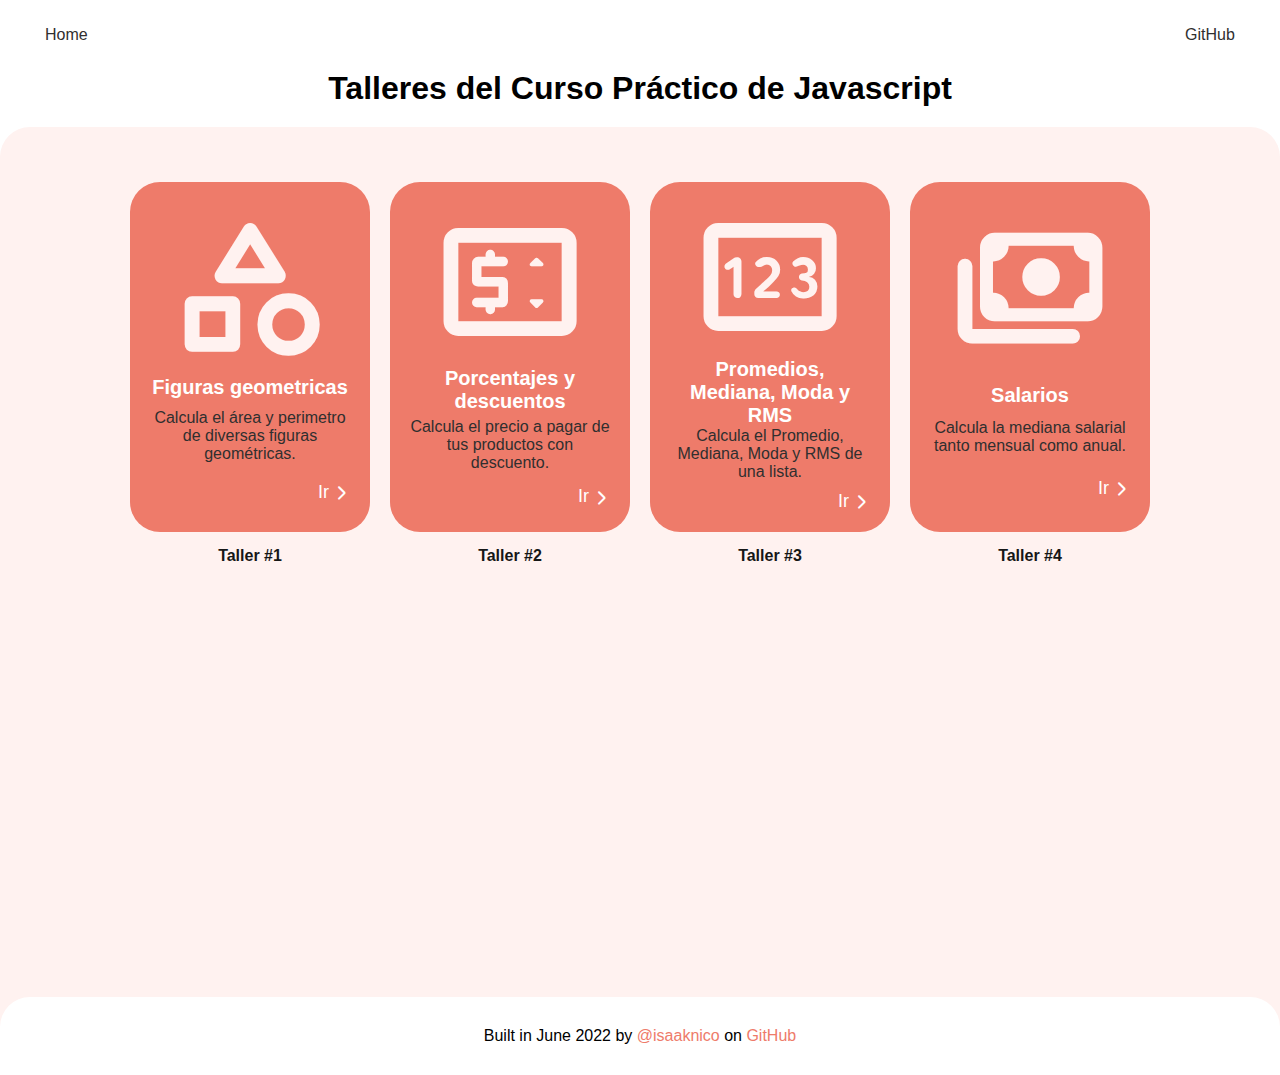
<file: index.html>
<!DOCTYPE html>
<html lang="en">
<head>
    <meta charset="UTF-8">
    <meta http-equiv="X-UA-Compatible" content="IE=edge">
    <meta name="viewport" content="width=device-width, initial-scale=1.0">
    <title>Home - Curso práctico de Javascript</title>
    <link rel="stylesheet" href="https://fonts.googleapis.com/css2?family=Material+Symbols+Rounded:opsz,wght,FILL,GRAD@20..48,100..700,0..1,-50..200" />
    <link rel="stylesheet" href="./assets/css/style.css">
    <link rel="stylesheet" href="./assets/css/mobile-large.css" media="(min-width: 640px)">
    <link rel="stylesheet" href="./assets/css/tablet.css" media="(min-width: 768px)">
    <link rel="stylesheet" href="./assets/css/laptop.css" media="(min-width: 1024px)">
</head>
<body>
    <header class="header">
        <nav class="nav">
            <a class="navbar__item" href="./index.html">Home</a>
            <ol class="navbar">
                <!--
                <li><a class="navbar__item" href="./figures.html">Taller #1</a></li>
                <li><a class="navbar__item" href="./discounts.html">Taller #2</a></li>
                <li><a class="navbar__item" href="./statistics.html">Taller #3</a></li>
                <li><a class="navbar__item" href="./salaries.html">Taller #4</a></li> -->
                <li><a class="navbar__item" href="https://github.com/isaaknico" target="_blank">GitHub</a></li>
            </ol>
        </nav>
        <h1>Talleres del Curso Práctico de Javascript</h1>
    </header>

    <section class="section-half">
        <div class="section-half__container">
        </div>
    </section>

    <section class="section">
        <div class="carousel">
            <a class="carousel__item" href="./figures.html" >
                <div class="card">
                        <span class="card__figure-icon material-symbols-rounded">
                            category
                        </span>
                        <h2 class="card__title">Figuras geometricas</h2>
                        <p class="card__text">Calcula el área y perimetro de diversas figuras geométricas.</p>
                        
                        <span class="card__footer">
                            <div></div>
                            <div>
                                Ir
                                <span class="card__icon material-symbols-rounded">
                                    arrow_forward_ios
                                </span>
                            </div>
                        </span>
                </div>
                <span class="item__title">Taller #1</span>
            </a>

            <a class="carousel__item" href="./discounts.html" >
                <div class="card">
                        <span class="card__figure-icon material-symbols-rounded">
                            price_change
                        </span>
                        <h2 class="card__title">Porcentajes y descuentos</h2>
                        <p class="card__text">Calcula el precio a pagar de tus productos con descuento.</p>
                        
                        <span class="card__footer">
                            <div></div>
                            <div>
                                Ir
                                <span class="card__icon material-symbols-rounded">
                                    arrow_forward_ios
                                </span>
                            </div>
                        </span>
                </div>
                <span class="item__title">Taller #2</span>
            </a>

            <a class="carousel__item" href="./statistics.html" >
                <div class="card">
                        <span class="card__figure-icon material-symbols-rounded">
                            pin
                        </span>
                        <h2 class="card__title">Promedios, Mediana, Moda y RMS</h2>
                        <p class="card__text">Calcula el Promedio, Mediana, Moda y RMS de una lista.</p>
                        
                        <span class="card__footer">
                            <div></div>
                            <div>
                                Ir
                                <span class="card__icon material-symbols-rounded">
                                    arrow_forward_ios
                                </span>
                            </div>
                        </span>
                </div>
                <span class="item__title">Taller #3</span>
            </a>

            <a class="carousel__item" href="./salaries.html" >
                <div class="card">
                        <span class="card__figure-icon material-symbols-rounded">
                            payments
                        </span>
                        <h2 class="card__title">Salarios</h2>
                        <p class="card__text">Calcula la mediana salarial tanto mensual como anual.</p>
                        
                        <span class="card__footer">
                            <div></div>
                            <div>
                                Ir
                                <span class="card__icon material-symbols-rounded">
                                    arrow_forward_ios
                                </span>
                            </div>
                        </span>
                </div>
                <span class="item__title">Taller #4</span>
            </a>
        </div>
    </section>

    <footer class="footer">
        <div class="footer__container">
            <p>Built in June 2022 by <a href="https://github.com/isaaknico">@isaaknico</a> on <a href="https://github.com/isaaknico/practical-js-course">GitHub</a></p>

        </div>
    </footer>
</body>
</html>
</file>
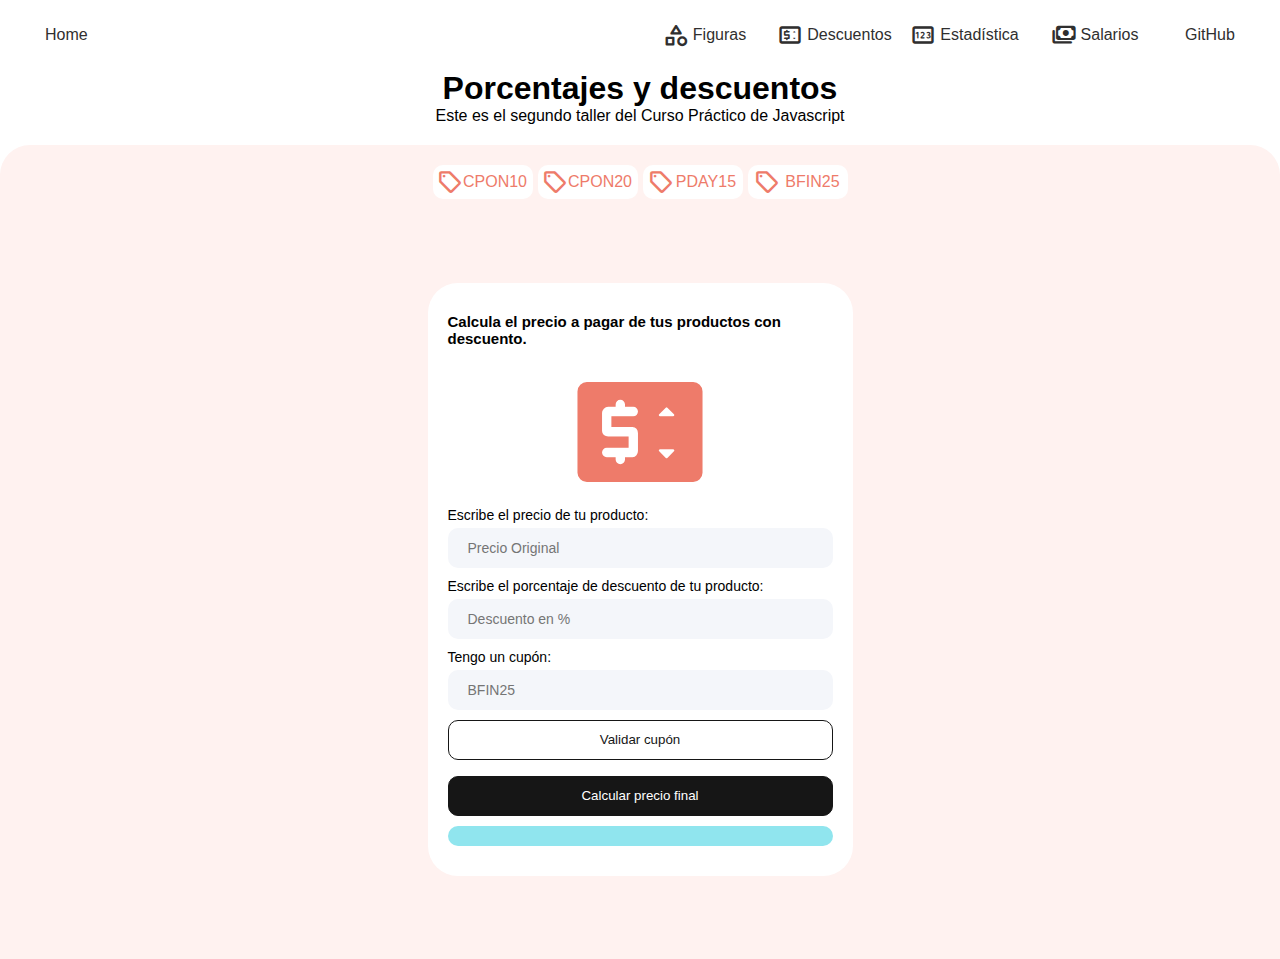
<file: discounts.html>
<!DOCTYPE html>
<html lang="en">
<head>
    <meta charset="UTF-8">
    <meta http-equiv="X-UA-Compatible" content="IE=edge">
    <meta name="viewport" content="width=device-width, initial-scale=1.0">
    <title>Porcentajes y descuentos</title>
    <link rel="stylesheet" href="https://fonts.googleapis.com/css2?family=Material+Symbols+Rounded:opsz,wght,FILL,GRAD@20..48,100..700,0..1,-50..200" />
    <link rel="stylesheet" href="./assets/css/style.css">
    <link rel="stylesheet" href="./assets/css/mobile-large.css" media="(min-width: 640px)">
    <link rel="stylesheet" href="./assets/css/tablet.css" media="(min-width: 768px)">
    <link rel="stylesheet" href="./assets/css/laptop.css" media="(min-width: 1024px)">
</head>
<body>
    <header class="header">
        <nav class="nav">
            <a class="navbar__item" href="./index.html">Home</a>
            <ol class="navbar">
                <li>
                    <a class="navbar__item navbar__item--desk" href="./figures.html">
                        <span class=" material-symbols-rounded">category</span>
                        Figuras
                    </a>
                </li>
                <li>
                    <a class="navbar__item navbar__item--desk" href="./discounts.html">
                        <span class=" material-symbols-rounded">price_change</span>
                        Descuentos
                    </a>
                </li>
                <li>
                    <a class="navbar__item navbar__item--desk" href="./statistics.html">
                        <span class=" material-symbols-rounded">pin</span>
                        Estadística
                    </a>
                </li>
                <li>
                    <a class="navbar__item navbar__item--desk" href="./salaries.html">
                        <span class=" material-symbols-rounded">payments</span>
                        Salarios
                    </a>
                </li>
                <li>
                    <a class="navbar__item" href="https://github.com/isaaknico" target="_blank">GitHub</a>
                </li>
            </ol>
        </nav>
        <h1>Porcentajes y descuentos</h1>
        <p>Este es el segundo taller del Curso Práctico de Javascript</p>
    </header>

    <section class="section-half">
        <div class="section-half__container">
            <div class="tabs-container">
                <div class="coupon">
                    <span class="material-symbols-rounded">
                        sell
                    </span>
                    <span>CPON10</span>
                </div>
                <div class="coupon">
                    <span class="material-symbols-rounded">
                        sell
                    </span>
                    <span>CPON20</span>
                </div>
                <div class="coupon">
                    <span class="material-symbols-rounded">
                        sell
                    </span>
                    <span>PDAY15</span>
                </div>
                <div class="coupon">
                    <span class="material-symbols-rounded">
                        sell
                    </span>
                    <span>BFIN25</span>
                </div>
            </div>
        </div>
    </section>

    <section class="section">
        <div class="section__container">
            <h2 class="section__title">Calcula el precio a pagar de tus productos con descuento.</h2>
            <span class="material-symbols-rounded material-symbols-rounded--fill figure-icon">
                price_change
            </span>
            
            <form action="">
                <label class="label-input"  for="InputPrice">Escribe el precio de tu producto:</label>
                <input class="input" id="InputPrice" type="number" placeholder="Precio Original">

                <label class="label-input"  for="InputDiscount">Escribe el porcentaje de descuento de tu producto:</label>
                <input class="input" id="InputDiscount" type="number" placeholder="Descuento en %">

                <label class="label-input" for="InputCoupon"> Tengo un cupón:</label>
                <input class="input" id="InputCoupon" type="text" placeholder="BFIN25">
                    
                <button class="button button--outline" type="button" onclick="onClickButtonValidateCoupon()">Validar cupón</button>
                <p class="message-coupon" id="PMessage"></p>
                
                <button class="button" type="button" onclick="onClickButtonPriceDiscount()">Calcular precio final</button>
                <p class="result-container"  id="PResult"></p>
            </form>
        </div>
    </section>
    
    <script src="./discounts.js"></script>
</body>
</html>
</file>
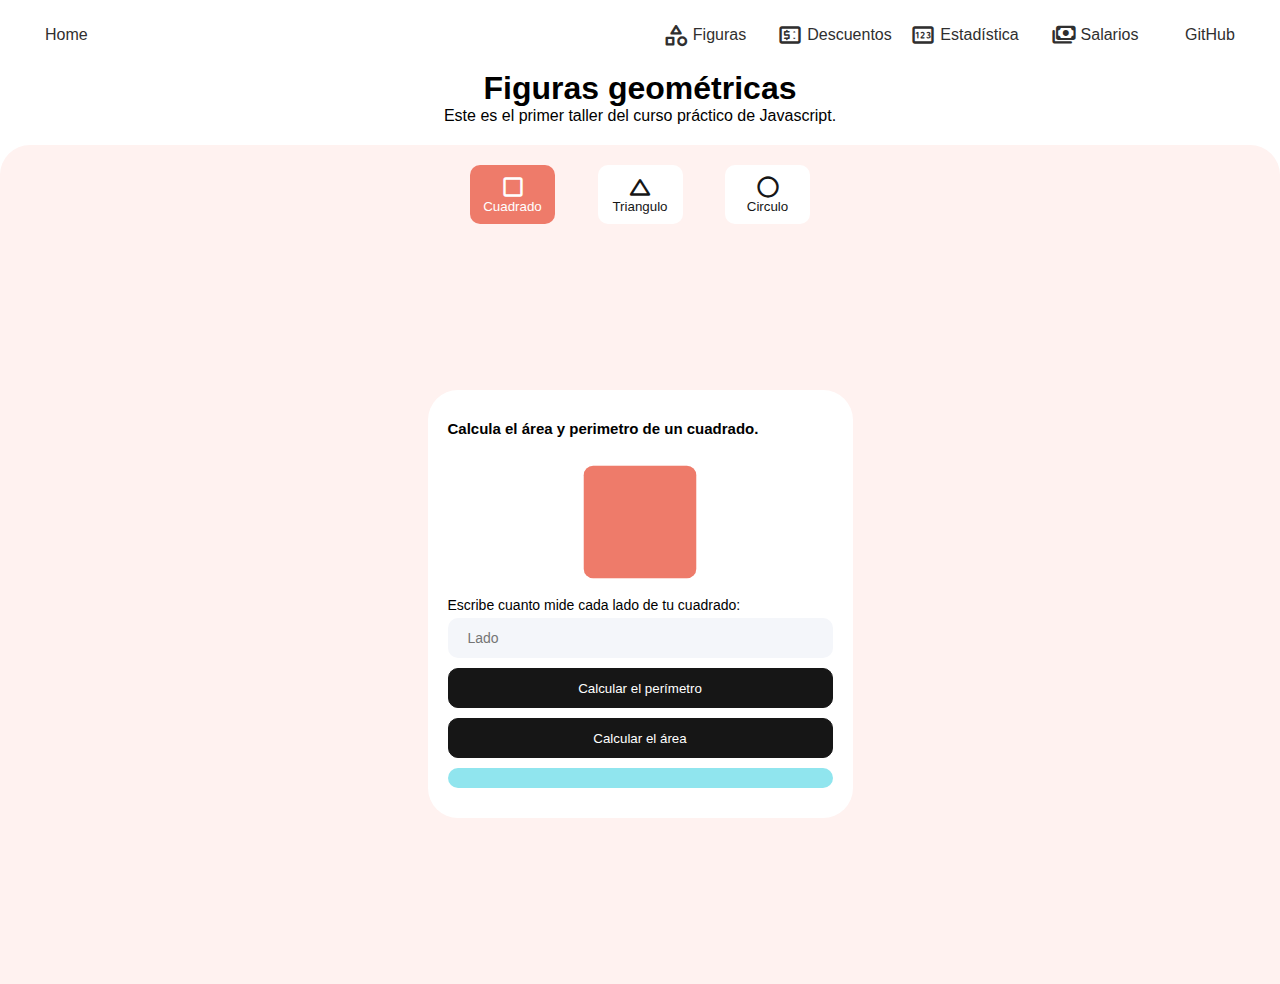
<file: figures.html>
<!DOCTYPE html>
<html lang="en">
<head>
    <meta charset="UTF-8">
    <meta http-equiv="X-UA-Compatible" content="IE=edge">
    <meta name="viewport" content="width=device-width, initial-scale=1.0">
    <title>Figuras geométricas</title>
    <link rel="stylesheet" href="https://fonts.googleapis.com/css2?family=Material+Symbols+Rounded:opsz,wght,FILL,GRAD@20..48,100..700,0..1,-50..200" />
    <link rel="stylesheet" href="./assets/css/style.css">
    <link rel="stylesheet" href="./assets/css/mobile-large.css" media="(min-width: 640px)">
    <link rel="stylesheet" href="./assets/css/tablet.css" media="(min-width: 768px)">
    <link rel="stylesheet" href="./assets/css/laptop.css" media="(min-width: 1024px)">
</head>
<body>
    <header class="header">
        <nav class="nav">
            <a class="navbar__item" href="./index.html">Home</a>
            <ol class="navbar">
                <li>
                    <a class="navbar__item navbar__item--desk" href="./figures.html">
                        <span class=" material-symbols-rounded">category</span>
                        Figuras
                    </a>
                </li>
                <li>
                    <a class="navbar__item navbar__item--desk" href="./discounts.html">
                        <span class=" material-symbols-rounded">price_change</span>
                        Descuentos
                    </a>
                </li>
                <li>
                    <a class="navbar__item navbar__item--desk" href="./statistics.html">
                        <span class=" material-symbols-rounded">pin</span>
                        Estadística
                    </a>
                </li>
                <li>
                    <a class="navbar__item navbar__item--desk" href="./salaries.html">
                        <span class=" material-symbols-rounded">payments</span>
                        Salarios
                    </a>
                </li>
                <li>
                    <a class="navbar__item" href="https://github.com/isaaknico" target="_blank">GitHub</a>
                </li>
            </ol>
        </nav>
        <h1>Figuras geométricas</h1>
        <p>Este es el primer taller del curso práctico de Javascript.</p>
    </header>

    <section class="section-half">
        <div class="section-half__container">
            <div class="tabs-container">
                <button class="tab active" onclick="showSquare()" id="tab-square">
                    <span class="material-symbols-rounded">
                        square
                    </span>
                    <span>Cuadrado</span>
                </button>
                <button class="tab" onclick="showTriangle()" id="tab-triangle">
                    <span class="material-symbols-rounded">
                        change_history
                    </span>
                    <span>Triangulo</span>
                </button>
                <button class="tab" onclick="showCircle()" id="tab-circle">
                    <span class="material-symbols-rounded">
                        circle
                    </span>
                    <span>Circulo</span>
                </button>
            </div>
        </div>
    </section>

    <section class="section" id="content-square">
        <div class="section__container">
            <h2 class="section__title">Calcula el área y perimetro de un cuadrado.</h2>
            <span class="material-symbols-rounded material-symbols-rounded--fill figure-icon">
                square
            </span>
            <form action="">
                <label class="label-input" for="InputCuadrado">
                    Escribe cuanto mide cada lado de tu cuadrado:
                </label>
                <input class="input" placeholder="Lado" type="number" id="InputCuadrado">

                <button class="button" type="button" onclick="calcularPerimetroCuadrado()">Calcular el perímetro</button>
                <button class="button" type="button" onclick="calcularAreaCuadrado()">Calcular el área</button>
            
                <div class="result-container" id="resultado"></div>
            </form>
        </div>
    </section>

    <section class="section hidde" id="content-triangle">
        <div class="section__container">
            <h2 class="section__title">Calcula el área y perímetro de un triángulo.</h2>
            <span class="material-symbols-rounded material-symbols-rounded--fill figure-icon">
                change_history
            </span>
            <form action="">
                <label class="label-input" for="InputBaseTriangulo">
                    Escribe cuanto mide la base de tu triángulo
                </label>
                <input class="input" placeholder="Base" type="number" id="InputBaseTriangulo">

                <label class="label-input" for="InputLado1Triangulo">
                    Escribe cuanto mide el lado 1 de tu triángulo
                </label>
                <input class="input" placeholder="Lado1" type="number" id="InputLado1Triangulo">

                <label class="label-input" for="InputLado2Triangulo">
                    Escribe cuanto mide el lado 2 de tu triángulo
                </label>
                <input class="input" placeholder="Lado2" type="number" id="InputLado2Triangulo">

                <button class="button" type="button" onclick="calcularPerimetroTriangulo()">Calcular el perímetro</button>
                <button class="button" type="button" onclick="calcularAlturaTriangulo()">Calcular la altura</button>

                <div class="result-container" id="resultadoTriangulo"></div>

                <label class="label-input" for="InputAlturaTriangulo">
                    Escribe cuanto mide la altura de tu triángulo
                </label>
                <input class="input" placeholder="Altura" type="number" id="InputAlturaTriangulo">
                
                <button class="button" type="button" onclick="calcularAreaTriangulo()">Calcular el área</button>

                <div class="result-container" id="resultadoTrianguloArea"></div>
            </form>
        </div>
    </section>

    <section class="section hidde" id="content-circle">
        <div class="section__container">
            <h2 class="section__title">Calcula el diametro, área y perímetro de un circulo.</h2>
            <span class="material-symbols-rounded material-symbols-rounded--fill figure-icon">
                circle
            </span>
            <form action="">
                <label class="label-input" for="InputRadioCirculo">
                    Escribe cuanto mide el radio de tu circulo
                </label>
                <input class="input" placeholder="Altura" type="number" id="InputRadioCirculo">

                <button class="button" type="button" onclick="calcularDiametroCirculo()">Calcular diametro</button>
                <button class="button" type="button" onclick="calcularPerimetroCirculo()">Calcular perímetro</button>
                <button class="button" type="button" onclick="calcularAreaCirculo()">Calcular área</button>

                <div class="result-container" id="resultadoCirculo"></div>
            </form>
        </div>
    </section>
    
    <script src="./figures.js"></script>
</body>
</html>
</file>
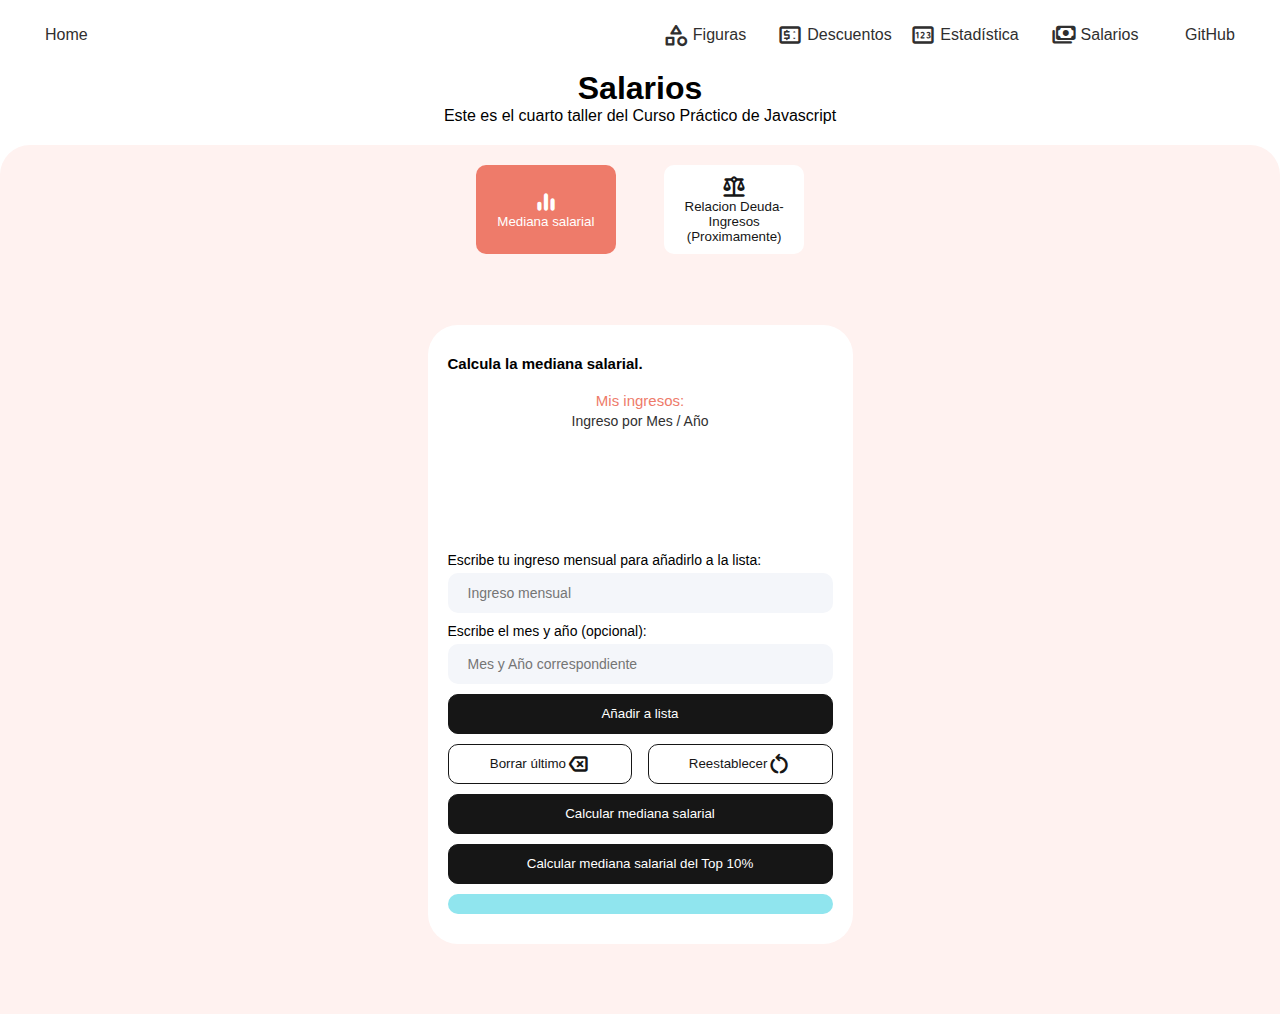
<file: salaries.html>
<!DOCTYPE html>
<html lang="en">
<head>
    <meta charset="UTF-8">
    <meta http-equiv="X-UA-Compatible" content="IE=edge">
    <meta name="viewport" content="width=device-width, initial-scale=1.0">
    <title>Salarios</title>
    <link rel="stylesheet" href="https://fonts.googleapis.com/css2?family=Material+Symbols+Rounded:opsz,wght,FILL,GRAD@20..48,100..700,0..1,-50..200" />
    <link rel="stylesheet" href="./assets/css/style.css">
    <link rel="stylesheet" href="./assets/css/mobile-large.css" media="(min-width: 640px)">
    <link rel="stylesheet" href="./assets/css/tablet.css" media="(min-width: 768px)">
    <link rel="stylesheet" href="./assets/css/laptop.css" media="(min-width: 1024px)">
</head>
<body>
    <header class="header">
        <nav class="nav">
            <a class="navbar__item" href="./index.html">Home</a>
            <ol class="navbar">
                <li>
                    <a class="navbar__item navbar__item--desk" href="./figures.html">
                        <span class=" material-symbols-rounded">category</span>
                        Figuras
                    </a>
                </li>
                <li>
                    <a class="navbar__item navbar__item--desk" href="./discounts.html">
                        <span class=" material-symbols-rounded">price_change</span>
                        Descuentos
                    </a>
                </li>
                <li>
                    <a class="navbar__item navbar__item--desk" href="./statistics.html">
                        <span class=" material-symbols-rounded">pin</span>
                        Estadística
                    </a>
                </li>
                <li>
                    <a class="navbar__item navbar__item--desk" href="./salaries.html">
                        <span class=" material-symbols-rounded">payments</span>
                        Salarios
                    </a>
                </li>
                <li>
                    <a class="navbar__item" href="https://github.com/isaaknico" target="_blank">GitHub</a>
                </li>
            </ol>
        </nav>
        <h1>Salarios</h1>
        <p>Este es el cuarto taller del Curso Práctico de Javascript</p>
    </header>

    <section class="section-half">
        <div class="section-half__container">
            <div class="tabs-container">
                <button class="tab tab--large active" onclick="showMedianSalary()" id="tab_median-salary">
                    <span class="material-symbols-rounded">
                        equalizer
                    </span>
                    <span>Mediana salarial</span>
                </button>
                <button class="tab tab--large" onclick="showRelationDE()" id="tab_relation-de">
                    <span class="material-symbols-rounded">
                        balance
                    </span>
                    <span>Relacion Deuda-Ingresos (Proximamente)</span>
                </button>
            </div>
        </div>
    </section>

    <section class="section" id="content_median-salary">
        <div class="section__container">
            <h2 class="section__title">Calcula la mediana salarial.</h2>
            
            <div class="section--list">
                <div class="list__container">
                    <span class="list__title">Mis ingresos:</span>
                    <span class="list__subtitle">Ingreso por Mes / Año</span>
                    <ul class="list-weighted-mean" id="ul_result-median-salary">
                        <!--
                        <li class="list-weighted-mean__item">
                            <span class="list-weighted-mean__sub-item list-weighted-mean__sub-item--left">10</span>
                            <span class="list-weighted-mean__sub-item list-weighted-mean__sub-item--right">2</span>
                        </li>
                        <li class="list-weighted-mean__item">
                            <span class="list-weighted-mean__sub-item list-weighted-mean__sub-item--left">7</span>
                            <span class="list-weighted-mean__sub-item list-weighted-mean__sub-item--right">2</span>
                        </li>  -->
                    </ul>
                </div>
            </div>

            <form action="" id="form_median-salary">
                <label class="label-input" for="input_entry">Escribe tu ingreso mensual para añadirlo a la lista:</label>
                <input class="input" type="number" id="input_entry" placeholder="Ingreso mensual">

                <label class="label-input" for="input-date">Escribe el mes y año (opcional):</label>
                <input class="input" type="text" id="input-date" placeholder="Mes y Año correspondiente">

                <button class="button" onclick="onClickButtonAddElemMS()" type="button">Añadir a lista</button>
                
                <div class="list__buttons">
                    <button class="button button--outline" onclick="onClickButtonDeleteLastElem(salaryData)" type="button">Borrar último <span class="material-symbols-rounded">backspace</span></button>
                    <button class="button button--outline" onclick="onClickButtonRestartList(salaryData)"type="button">Reestablecer <span class="material-symbols-rounded">restart_alt </span></button>
                </div>

                <button class="button" onclick="onClickButtonCalculateMedianSalary()" type="button">Calcular mediana salarial</button>

                <button class="button" onclick="onClickButtonCalculateMedianSalaryTop10()" type="button">Calcular mediana salarial del Top 10%</button>

                <p class="result-container" id="p_result"></p>
            </form>

        </div>
    </section>

    <section class="section hidde" id="content_relation-de">
        <div class="section__container">
            <h2 class="sectionr__title">Calcula el Promedio ponderado de una lista.</h2>
            
            <div class="section--list">
                <div class="list__container">
                    <span class="list__title">Mi lista:</span>
                    <span class="list__subtitle">Valor - Peso</span>
                    <ul class="list-weighted-mean" id="UlResultWeightedMean">
                        <!--
                        <li class="list-weighted-mean__item">
                            <span class="list-weighted-mean__sub-item list-weighted-mean__sub-item--left">10</span>
                            <span class="list-weighted-mean__sub-item list-weighted-mean__sub-item--right">2</span>
                        </li>
                        <li class="list-weighted-mean__item">
                            <span class="list-weighted-mean__sub-item list-weighted-mean__sub-item--left">7</span>
                            <span class="list-weighted-mean__sub-item list-weighted-mean__sub-item--right">2</span>
                        </li>  -->
                    </ul>
                </div>
            </div>

            <form action="" id="form_relation-re">
                <label class="label-input" for="input_entr">
                    Escribe tus ingresos para añadirlo a la lista:
                </label>
                <input class="input" type="number" id="input_entr" placeholder="42">

                <label for="InputWeight" class="label-input">
                    Escribe su peso(ponderación):
                </label>
                <input class="input" type="number" id="InputWeight" placeholder="2">

                <button class="button" onclick="onClickButtonAddElemWM()" type="button">Añadir a lista</button>
                
                <div class="list__buttons">
                    <button class="button button--outline" onclick="onClickButtonDeleteLastElem(notes)" type="button">Borrar último <span class="material-symbols-rounded">backspace</span></button>
                    <button class="button button--outline" onclick="onClickButtonRestartList(notes)"type="button">Reestablecer <span class="material-symbols-rounded">restart_alt </span></button>
                </div>

                <button class="button" onclick="onClickButtonCalculateWeightedMean()" type="button">Calcular</button>

                <div class="result-container" id="PResultWM"></div>
            </form>

        </div>
    </section>
    
    <script src="./salaries.js"></script>
    <script src="./analysis.js"></script>
</body>
</html>
</file>
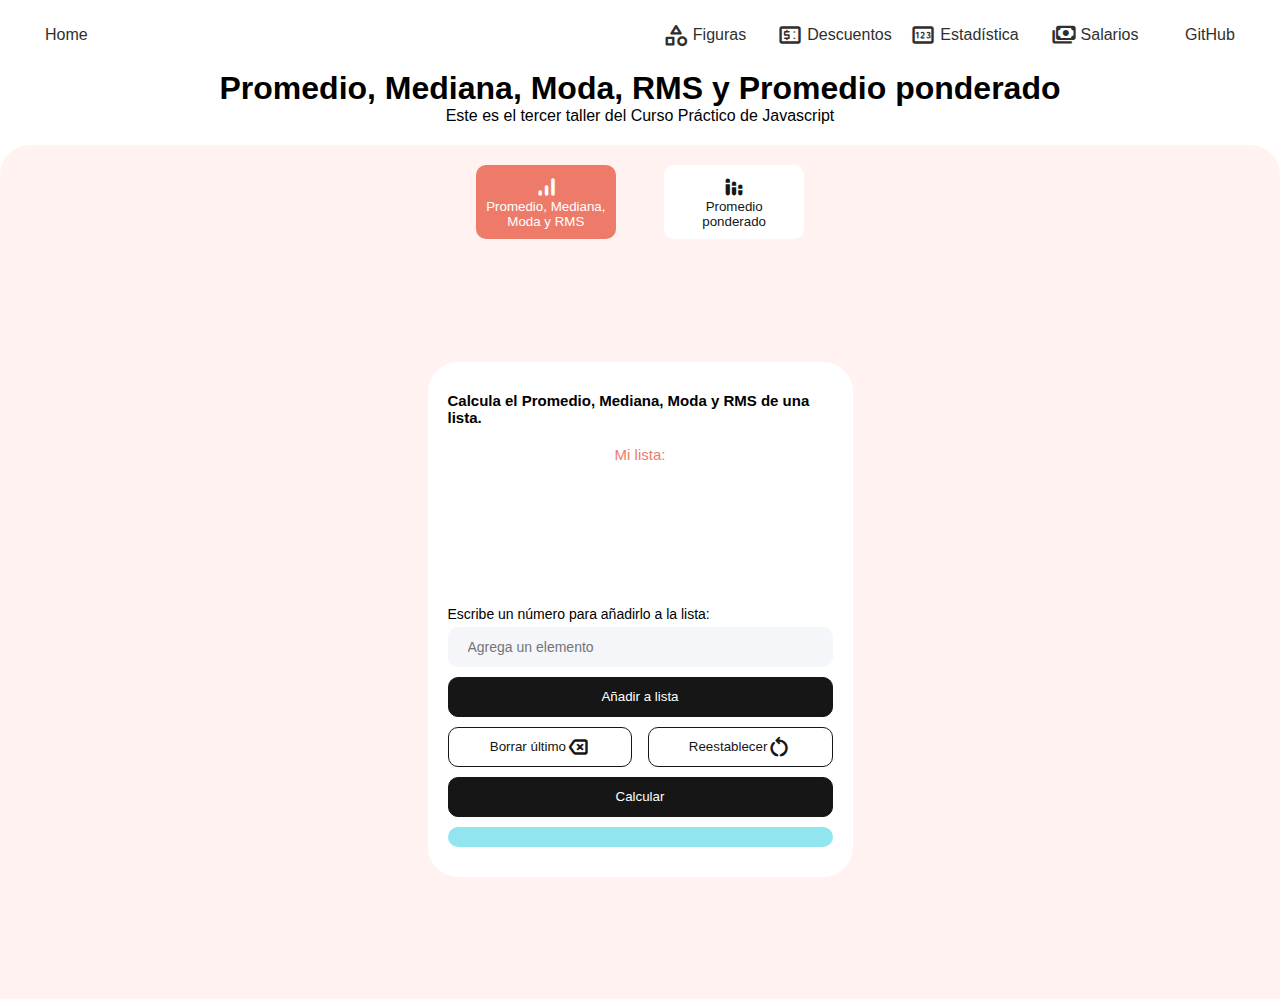
<file: statistics.html>
<!DOCTYPE html>
<html lang="en">
<head>
    <meta charset="UTF-8">
    <meta http-equiv="X-UA-Compatible" content="IE=edge">
    <meta name="viewport" content="width=device-width, initial-scale=1.0">
    <title>Promedio, Mediana, Moda y RMS</title>
    <link rel="stylesheet" href="https://fonts.googleapis.com/css2?family=Material+Symbols+Rounded:opsz,wght,FILL,GRAD@20..48,100..700,0..1,-50..200" />
    <link rel="stylesheet" href="./assets/css/style.css">
    <link rel="stylesheet" href="./assets/css/mobile-large.css" media="(min-width: 640px)">
    <link rel="stylesheet" href="./assets/css/tablet.css" media="(min-width: 768px)">
    <link rel="stylesheet" href="./assets/css/laptop.css" media="(min-width: 1024px)">
</head>
<body>
    <header class="header">
        <nav class="nav">
            <a class="navbar__item" href="./index.html">Home</a>
            <ol class="navbar">
                <li>
                    <a class="navbar__item navbar__item--desk" href="./figures.html">
                        <span class=" material-symbols-rounded">category</span>
                        Figuras
                    </a>
                </li>
                <li>
                    <a class="navbar__item navbar__item--desk" href="./discounts.html">
                        <span class=" material-symbols-rounded">price_change</span>
                        Descuentos
                    </a>
                </li>
                <li>
                    <a class="navbar__item navbar__item--desk" href="./statistics.html">
                        <span class=" material-symbols-rounded">pin</span>
                        Estadística
                    </a>
                </li>
                <li>
                    <a class="navbar__item navbar__item--desk" href="./salaries.html">
                        <span class=" material-symbols-rounded">payments</span>
                        Salarios
                    </a>
                </li>
                <li>
                    <a class="navbar__item" href="https://github.com/isaaknico" target="_blank">GitHub</a>
                </li>
            </ol>
        </nav>
        <h1>Promedio, Mediana, Moda, RMS y Promedio ponderado</h1>
        <p>Este es el tercer taller del Curso Práctico de Javascript</p>
    </header>

    <section class="section-half">
        <div class="section-half__container">
            <div class="tabs-container">
                <button class="tab tab--large active" onclick="showStatistics()" id="tab-statistics">
                    <span class="material-symbols-rounded">
                        signal_cellular_alt
                    </span>
                    <span>Promedio, Mediana, Moda y RMS</span>
                </button>
                <button class="tab tab--large" onclick="showWeighted()" id="tab-weighted">
                    <span class="material-symbols-rounded">
                        stacked_bar_chart
                    </span>
                    <span>Promedio ponderado</span>
                </button>
            </div>
        </div>
    </section>

    <section class="section" id="content-statistics">
        <div class="section__container">
            <h2 class="section__title">Calcula el Promedio, Mediana, Moda y RMS de una lista.</h2>
            
            <div class="section--list">
                <div class="list__container">
                    <span class="list__title">Mi lista:</span>
                    <ul class="list" id="UlResult">
                        <!--
                        <li class="list-item">1</li>
                        <li class="list-item">2</li> -->
                    </ul>
                </div>
            </div>

            <form action="" id="Form">
                <label class="label-input" for="InputElem">Escribe un número para añadirlo a la lista:</label>
                <input class="input" id="InputElem" type="number" placeholder="Agrega un elemento">

                <button class="button" onclick="onClickButtonAddElem()" type="button">Añadir a lista</button>
                
                <div class="list__buttons">
                    <button class="button button--outline" onclick="onClickButtonDeleteLastElem(list)" type="button">Borrar último <span class="material-symbols-rounded">backspace</span></button>
                    <button class="button button--outline" onclick="onClickButtonRestartList(list)" type="button">Reestablecer <span class="material-symbols-rounded">restart_alt </span></button>
                </div>

                <button class="button" onclick="onClickButtonCalculate()" type="button">Calcular</button>

                <div class="result-container" id="PResult"></div>
            </form>
        </div>
    </section>

    <section class="section hidde" id="content-weighted">
        <div class="section__container">
            <h2 class="section__title">Calcula el Promedio ponderado de una lista.</h2>
            
            <div class="section--list">
                <div class="list__container">
                    <span class="list__title">Mi lista:</span>
                    <span class="list__subtitle">Valor - Peso</span>
                    <ul class="list-weighted-mean" id="UlResultWeightedMean">
                        <!--
                        <li class="list-weighted-mean__item">
                            <span class="list-weighted-mean__sub-item list-weighted-mean__sub-item--left">10</span>
                            <span class="list-weighted-mean__sub-item list-weighted-mean__sub-item--right">2</span>
                        </li>
                        <li class="list-weighted-mean__item">
                            <span class="list-weighted-mean__sub-item list-weighted-mean__sub-item--left">7</span>
                            <span class="list-weighted-mean__sub-item list-weighted-mean__sub-item--right">2</span>
                        </li>  -->
                    </ul>
                </div>
            </div>

            <form action="" id="FormWeightedMean">
                <label class="label-input" for="InputValue">
                    Escribe el valor:
                </label>
                <input class="input" type="number" id="InputValue" placeholder="42">

                <label for="InputWeight" class="label-input">
                    Escribe su peso(ponderación):
                </label>
                <input class="input" type="number" id="InputWeight" placeholder="2">

                <button class="button" onclick="onClickButtonAddElemWM()" type="button">Añadir a lista</button>
                
                <div class="list__buttons">
                    <button class="button button--outline" onclick="onClickButtonDeleteLastElem(notes)" type="button">Borrar último <span class="material-symbols-rounded">backspace</span></button>
                    <button class="button button--outline" onclick="onClickButtonRestartList(notes)"type="button">Reestablecer <span class="material-symbols-rounded">restart_alt </span></button>
                </div>

                <button class="button" onclick="onClickButtonCalculateWeightedMean()" type="button">Calcular</button>

                <div class="result-container" id="PResultWM"></div>
            </form>

        </div>
    </section>

    <script src="./statistics.js"></script>
    <script src="./weighted-mean.js"></script>
</body>
</html>
</file>
<file: assets/css/style.css>
/* Variables */
:root {
    /* Colores 
    --primary: #dbf4f2;
    --primary-light: #e9f7f6;
    --secondary: #faebe2; 
    --secondary-light: #e8dfda; 
    --terciary: #d4c3e2;
    --purple-light: #f5eff8;
    --white: #fff;
    --black: #161616;
    --black-light: #302f2f; */
    --primary: #ee7b6a;
    --primary-light: #fff2f0;
    --primary-dark: #f87864;
    --secondary: #373c9e; 
    --secondary-light: #bbbef0; 
    --terciary: #90e5ee;
    --terciary-light: #eafeff;
    --gray: #f4f6fa;
    --success: #26ae60;
    --error: #f05858;
    --white: #fff;
    --black: #161616;
    --black-light: #302f2f;
}

/* Base styles */
* {
    box-sizing: border-box;
    margin: 0;
    padding: 0;
}

html {
    font-size: 62.5%;
    font-family: 'Trebuchet MS', 'Lucida Sans Unicode', 'Lucida Grande', 'Lucida Sans', Arial, sans-serif;
}

/* Header */
.header {
    width: 100%;
    min-height: 10rem;
    padding: 10px 20px 20px;
    font-size: 1.6rem;
    text-align: center;
    background-color: var(--white);
}

.nav {
    display: flex;
    margin-bottom: 1rem;
}

.navbar {
    display: flex;
    flex-wrap: wrap;
    justify-content: flex-end;
    width: 100%;
    list-style: none;
}

.navbar__item {
    display: flex;
    justify-content: center;
    align-items: center;
    width: 100px;
    height: 50px;
    text-decoration: none;
    color: var(--black-light);
}

.navbar__item--desk {
    display: none;
}

.navbar__item:hover {
    border-radius: 20px;
    background-color: var(--primary-light);
}

.navbar__item:active {
    border-radius: 20px;
    background-color: var(--primary-light);
}

.section-half {
    height: auto;
    background-color: var(--white);
    font-size: 1.6rem;
}

.section-half__container {
    padding: 15px;
    border-radius: 30px 30px 0 0;
    background-color: var(--primary-light);
}


.section {
    min-height: calc(100vh - 20rem);
    padding-bottom: 20px;
    background-color: var(--primary-light);
}

.section__container {
    width: 100%;
    max-width: 425px;
    margin: 0 auto;
    padding: 20px;
    border-radius: 30px;
    background-color: var(--white);
}

.section__title {
    margin: 10px 0;
}

.carousel {
    display: flex;
    min-height: 47rem;
    overflow-x: scroll;
    overscroll-behavior-x: contain;
    scroll-snap-type: x proximity;
}

/* Scroll styles (resolve dissapears) */
.carousel::-webkit-scrollbar {
    background-color: var(--primary-light);
    height: 1.2rem;
}
.carousel::-webkit-scrollbar-thumb {
    background-color: var(--terciary);
    border-radius: .5rem;
}

.carousel__item {
    scroll-snap-align: center;
    margin: 0 10px;
    height: 39rem;
    text-align: center;
    text-decoration: none;
}

.carousel__item:first-child {
    margin-left: 35px;
}

.carousel__item:last-child {
    margin-right: 35px;
}

.carousel__item .item__title {
    display: inline-block;
    color: var(--black);
    margin-top: 1rem;
    font-size: 1.6rem;
    font-weight: 600;
}

.card {
    display: flex;
    flex-direction: column;
    justify-content: space-evenly;
    width: 240px;
    height: 35rem;
    margin: 5px 0;
    padding: 20px;
    border-radius: 30px;
    color: var(--black-light);
    background-color: var(--primary);
}

.card:hover {
    cursor: pointer;
    outline: 5px solid var(--white);
    background-color: var(--terciary);
}

.card__figure-icon {
    font-size: 150px;
    color: var(--primary-light);
}

.card__title {
    margin-top: .6rem;
    font-size: 2rem;
    color: var(--white);
}

.card__text {
    margin-bottom: 1rem;
    font-size: 1.6rem;
    color: var(--black-light);
}

.card__footer {
    display: flex;
    justify-content: space-between;
    align-items: center;
    font-size: 1.8rem;
    color: var(--white);
}

.card__icon {
    vertical-align: middle;
    font-size: 1.6rem;
}

/* Taller #2 */
.tabs-container {
    display: flex;
    flex-wrap: wrap;
    justify-content: space-evenly;
    max-width: 425px;
    margin: 0 auto;
}

.material-symbols-rounded {
  font-variation-settings:
  'FILL' 0,
  'wght' 700,
  'GRAD' 0,
  'opsz' 48
}

.material-symbols-rounded--fill {
    font-variation-settings:
    'FILL' 1
}

.tab {
    display: flex;
    flex-direction: column;
    justify-content: center;
    align-items: center;
    width: 85px;
    margin: 5px 0px;
    padding: 10px;
    border: 0;
    border-radius: 10px;
    text-decoration: none;
    color: var(--black);
    background-color: var(--white);
}

.tab--large {
    width: 140px;
}

.tab:hover {
    cursor: pointer;
    color: var(--black);
    background-color: var(--gray);
}

.tab:active, .active {
    color: var(--white);
    background-color: var(--primary);
}

/* Section form */
.figure-icon {
    display: flex;
    justify-content: center;
    font-size: 150px;
    color: var(--primary);
}

.label-input {
    display: block;
    margin-bottom: 5px;
    font-size: 1.4rem;
}

.input {
    width: 100%;
    height: 40px;
    margin-bottom: 1rem;
    padding: 5px 20px;
    border: none;
    border-radius: 10px;
    font-size: 1.4rem;
    background-color: var(--gray);
}

.button {
    width: 100%;
    height: 40px;
    margin-bottom: 1rem;
    border: 1px solid var(--black);
    border-radius: 10px;
    color: var(--white);
    background-color: var(--black);
}

.button:hover {
    cursor: pointer;
    background-color: var(--black-light);
}

.button--outline {
    color: var(--black);
    background-color: var(--white);
}

.button--outline:hover {
    cursor: pointer;
    color: var(--white);
    background-color: var(--black-light);
}

.result-container {
    width: 100%;
    height: auto;
    margin-bottom: 10px;
    padding: 10px;
    border-radius: 10px;
    text-align: center;
    font-size: 2rem;
    background-color: var(--terciary);
}

.result__item {
    margin: 5px 0px;
    padding: 6px 6px;
    border-radius: 10px;
    background-color: var(--terciary-light);
}

.result__item span {
    color: var(--primary);
}

.result--error {
    color: var(--white);
    background-color: var(--error);
}

.coupon {
    display: flex;
    align-items: center;
    justify-content: space-around;
    width: 100px;
    margin: 5px 0px;
    padding: 5px 5px;
    border: 0;
    border-radius: 10px;
    text-decoration: none;
    color: var(--primary);
    background-color: var(--white);
}

.message-coupon {
    width: 100%;
    height: auto;
    border: 3px dashed var(--white);
    border-radius: 10px;
    text-align: center;
    font-size: 1.6rem;
}

.message-coupon--success {
    margin-bottom: 10px;
    padding: 10px;
    color: var(--white);
    background-color: var(--success);
}

.message-coupon--error {
    margin-bottom: 10px;
    padding: 10px;
    color: var(--white);
    background-color: var(--error);
}

.hidde {
    display: none;
}

/** Taller #3 **/
.section--list {
    margin-bottom: 20px;
}

.list__container {
    width: 90%;
    min-height: 15rem;
    margin: 0 auto;
    padding: 10px;
    border-radius: 30px;
    text-align: center;
}

.list__title {
    font-size: 1.5rem;
    color: var(--primary);
}

.list__subtitle {
    display: block;
    margin-top: 0.4rem;
    font-size: 1.4rem;
    color: var(--black-light);
}

.list {
    display: flex;
    flex-wrap: wrap;
    justify-content: center;
}

.list__item {
    min-width: 50px;
    min-height: 2rem;
    margin: 5px;
    padding: 5px 10px;
    text-align: center;
    color: var(--white);
    font-size: 1.4rem;
    list-style: none;
    border-radius: 30px;
    background-color: var(--primary);
}

.list-weighted-mean__item {
    min-width: 50px;
    min-height: 2rem;
    margin: 5px;
    list-style: none;
    text-align: center;
    font-size: 1.4rem;
    color: var(--white);
}

.list-weighted-mean__sub-item {
    display: inline-block;
    width: 100px;
    padding: 5px 10px;
    background-color: var(--primary);
}

.list-weighted-mean__sub-item--left {
    border-radius: 30px 0 0 30px;
}

.list-weighted-mean__sub-item--right {
    border-radius: 0 30px 30px 0;
    background-color: var(--secondary-light);
}

.list__buttons {
    display: flex;
    justify-content: space-between;
}

.list__buttons .button {
    display: flex;
    align-items: center;
    justify-content: center;
    width: 48%;
}

.footer {
    width: 100%;
    background-color: var(--primary-light);
}

.footer__container {
    padding: 30px;
    border-radius: 30px 30px 0px 0px;
    text-align: center;
    font-size: 1.6rem;
    background-color: var(--white);
}

.footer a {
    text-decoration: none;
    color: var(--primary);
}
</file>
<file: assets/css/mobile-large.css>
.section {
    min-height: calc(100vh - 16rem);
    align-content: center;
}
</file>
<file: assets/css/tablet.css>
.navbar__item--desk {
    display: flex;
    width: 120px;
}

.navbar .material-symbols-rounded {
    margin-right: 5px;
}

.carousel {
    display: flex;
    flex-wrap: wrap;
    justify-content: center;
    min-height: 82rem;
    padding: 0 122px;
    overflow-x: auto;
    overscroll-behavior-x: none;
    scroll-snap-type: none;
}

.carousel__item:first-child {
    margin-left: 10px;
}

.carousel__item:last-child {
    margin-right: 10px;
}
</file>
<file: assets/css/laptop.css>
.navbar__item--desk {
    display: flex;
    width: 130px;
    color: var(--black-light);
}
.carousel {
    display: flex;
    flex-wrap: wrap;
    align-self: center;
    padding: 2rem 0rem;
}
</file>
